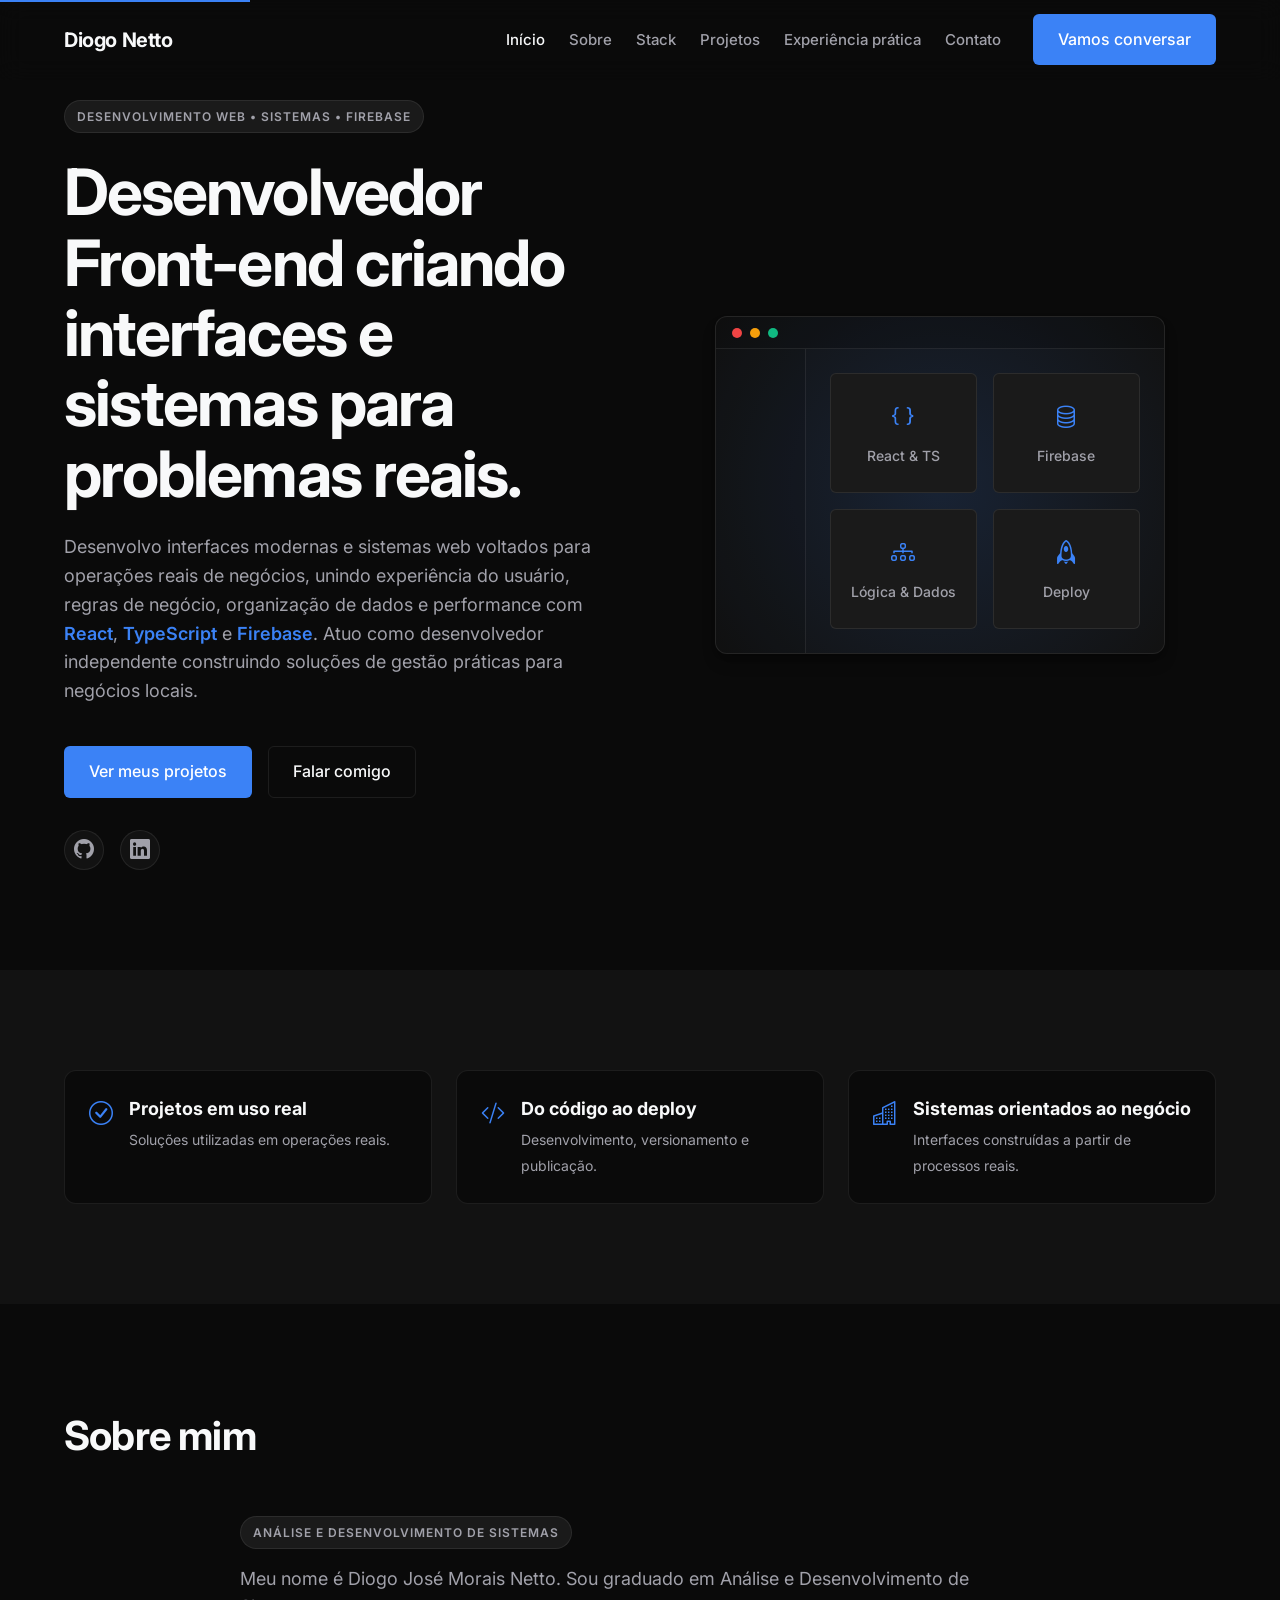
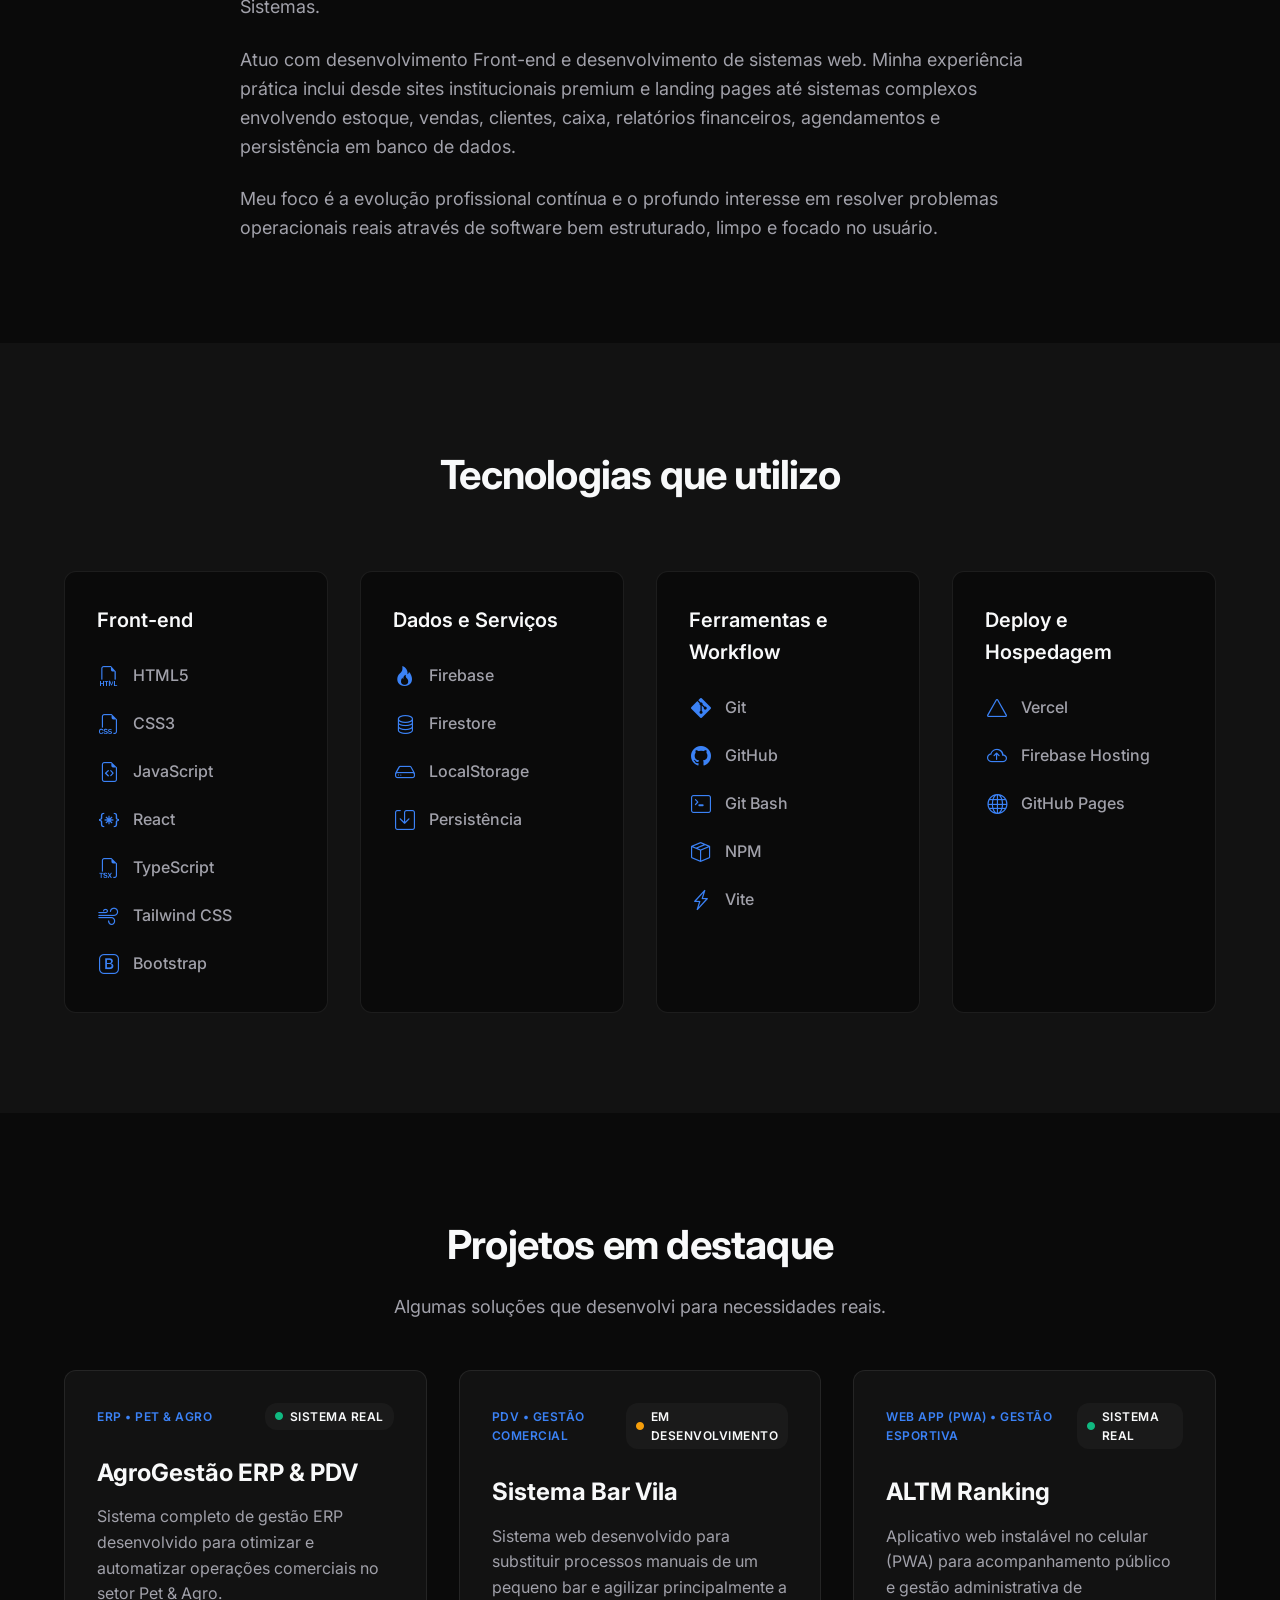
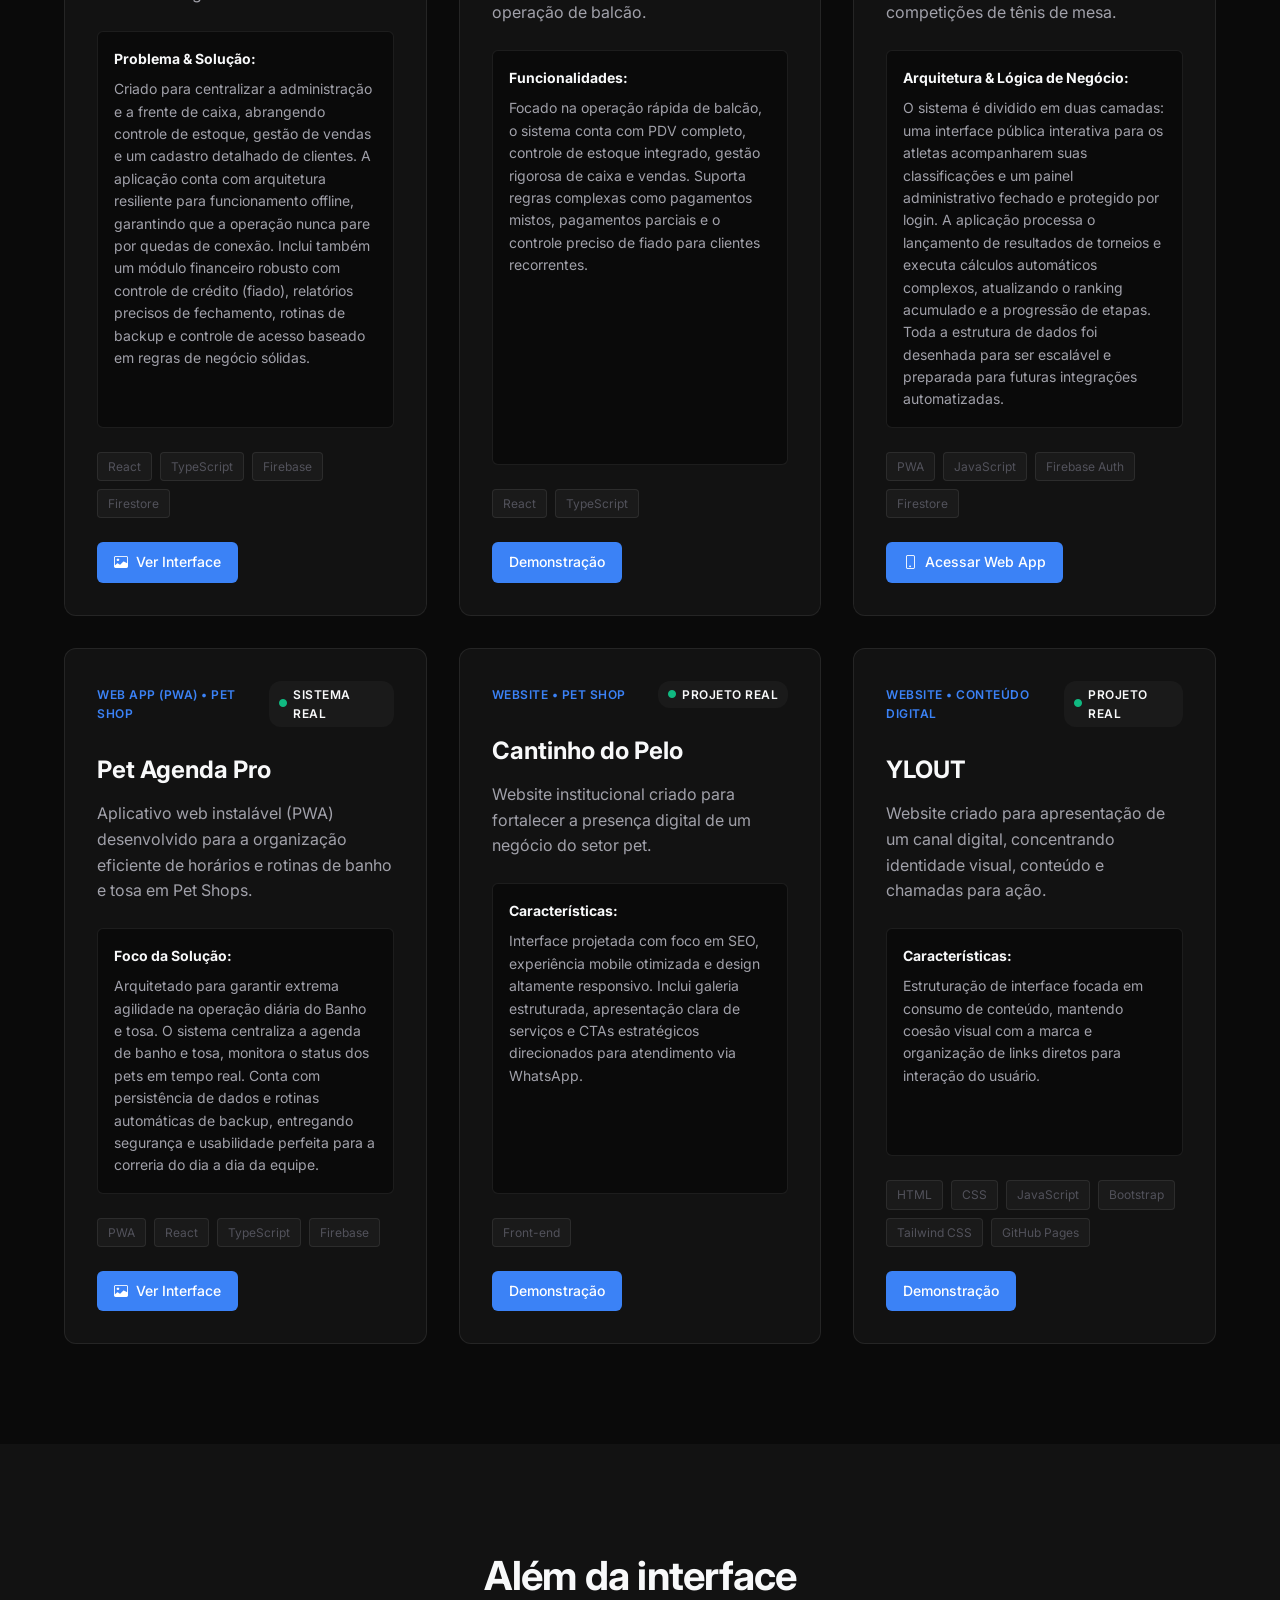
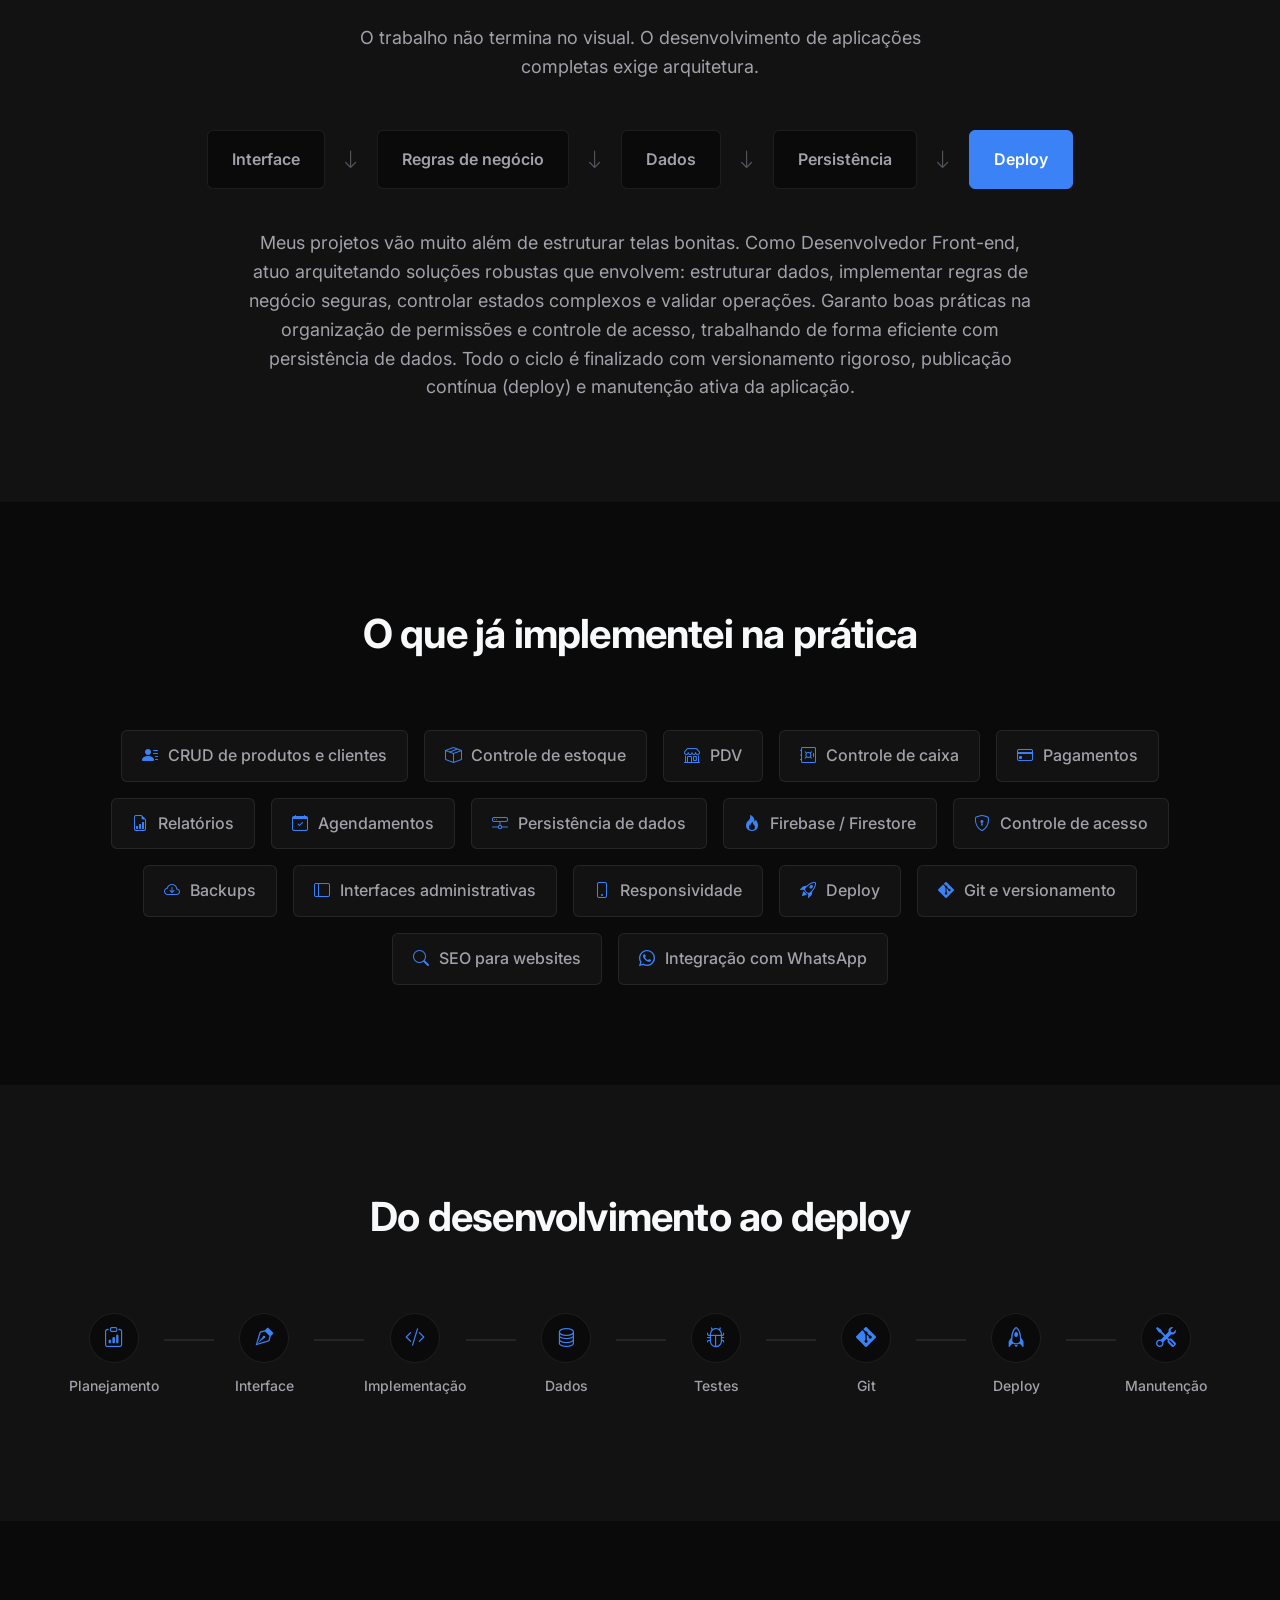
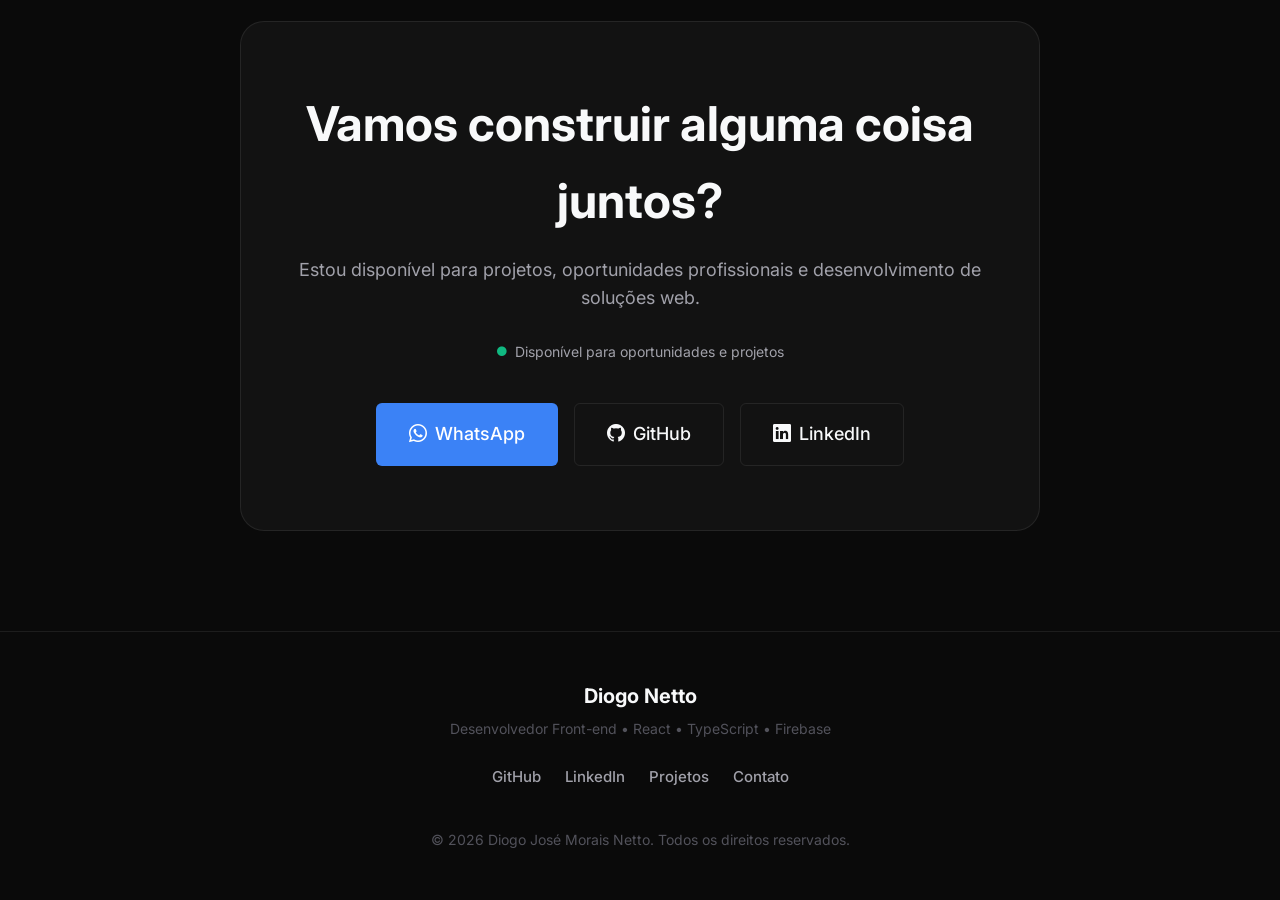
<file: index.html>
<!DOCTYPE html>
<html lang="pt-BR">
<head>
    <meta charset="UTF-8">
    <meta name="viewport" content="width=device-width, initial-scale=1.0">
    <title>Diogo Netto | Desenvolvedor Front-end • React, TypeScript e Firebase</title>
    <meta name="description" content="Portfólio de Diogo Netto, Desenvolvedor Front-end especializado na criação de interfaces modernas e sistemas web com React, TypeScript, JavaScript e Firebase.">
    <meta name="robots" content="index, follow">
    <meta name="theme-color" content="#0a0a0a">
    <link rel="canonical" href="https://diogo-netto.github.io/">

    <!-- Open Graph -->
    <meta property="og:title" content="Diogo Netto | Desenvolvedor Front-end">
    <meta property="og:description" content="Portfólio de Diogo Netto, Desenvolvedor Front-end especializado na criação de interfaces modernas e sistemas web com React, TypeScript, JavaScript e Firebase.">
    <meta property="og:type" content="website">
    <meta property="og:url" content="https://diogo-netto.github.io/">
    <!-- ADICIONAR URL DA IMAGEM DE PREVIEW -->
    <meta property="og:image" content="#">

    <!-- Twitter Card -->
    <meta name="twitter:card" content="summary_large_image">
    <meta name="twitter:title" content="Diogo Netto | Desenvolvedor Front-end">
    <meta name="twitter:description" content="Especializado na criação de interfaces modernas e sistemas web.">
    <!-- ADICIONAR URL DA IMAGEM DE PREVIEW -->
    <meta name="twitter:image" content="#">

    <!-- Favicon -->
    <link rel="icon" href="img/favicon-16x16.png" type="image/x-icon">

    <!-- Fonts & Icons -->
    <link rel="preconnect" href="https://fonts.googleapis.com">
    <link rel="preconnect" href="https://fonts.gstatic.com" crossorigin>
    <link href="https://fonts.googleapis.com/css2?family=Inter:wght@300;400;500;600;700&display=swap" rel="stylesheet">
    <link rel="stylesheet" href="https://cdn.jsdelivr.net/npm/bootstrap-icons@1.11.3/font/bootstrap-icons.min.css">
    
    <!-- CSS -->
    <link rel="stylesheet" href="style.css">

    <!-- Schema.org -->
    <script type="application/ld+json">
    {
      "@context": "https://schema.org",
      "@type": "Person",
      "name": "Diogo José Morais Netto",
      "jobTitle": "Desenvolvedor Front-end",
      "url": "https://diogo-netto.github.io/",
      "sameAs": [
        "https://github.com/Diogo-netto",
        "#" 
      ]
    }
    </script>
</head>
<body>
    <a href="#main-content" class="skip-link">Pular para o conteúdo principal</a>

    <header id="header" class="header">
        <div class="container header-container">
            <a href="#" class="logo">Diogo Netto</a>
            
            <button class="mobile-toggle" id="mobile-toggle" aria-label="Abrir menu" aria-expanded="false" aria-controls="main-nav">
                <i class="bi bi-list"></i>
            </button>

            <nav id="main-nav" class="main-nav" aria-label="Navegação principal">
                <ul class="nav-list">
                    <li><a href="#hero" class="nav-link">Início</a></li>
                    <li><a href="#sobre" class="nav-link">Sobre</a></li>
                    <li><a href="#stack" class="nav-link">Stack</a></li>
                    <li><a href="#projetos" class="nav-link">Projetos</a></li>
                    <li><a href="#experiencia" class="nav-link">Experiência prática</a></li>
                    <li><a href="#contato" class="nav-link">Contato</a></li>
                </ul>
                <a href="#contato" class="btn btn-primary nav-cta">Vamos conversar</a>
            </nav>
        </div>
    </header>

    <main id="main-content">
        <!-- Hero Section -->
        <section id="hero" class="hero section">
            <div class="container hero-container">
                <div class="hero-content animate-on-scroll">
                    <span class="tag">DESENVOLVIMENTO WEB • SISTEMAS • FIREBASE</span>
                    <h1 class="hero-title">Desenvolvedor Front-end criando interfaces e sistemas para problemas reais.</h1>
                    <p class="hero-subtitle">
                        Desenvolvo interfaces modernas e sistemas web voltados para operações reais de negócios, unindo experiência do usuário, regras de negócio, organização de dados e performance com <span class="highlight">React</span>, <span class="highlight">TypeScript</span> e <span class="highlight">Firebase</span>. Atuo como desenvolvedor independente construindo soluções de gestão práticas para negócios locais.
                    </p>
                    <div class="hero-actions">
                        <a href="#projetos" class="btn btn-primary">Ver meus projetos</a>
                        <a href="#contato" class="btn btn-outline">Falar comigo</a>
                    </div>
                    <div class="hero-social">
                        <a href="https://github.com/Diogo-netto" target="_blank" rel="noopener noreferrer" aria-label="GitHub"><i class="bi bi-github"></i></a>
                        <!-- ADICIONAR LINK DO LINKEDIN ABAIXO -->
                        <a href="#" target="_blank" rel="noopener noreferrer" aria-label="LinkedIn"><i class="bi bi-linkedin"></i></a>
                    </div>
                </div>
                <div class="hero-visual animate-on-scroll delay-1">
                    <div class="abstract-dashboard">
                        <div class="dash-header">
                            <span class="dot red"></span>
                            <span class="dot yellow"></span>
                            <span class="dot green"></span>
                        </div>
                        <div class="dash-body">
                            <div class="dash-sidebar"></div>
                            <div class="dash-content">
                                <div class="dash-card">
                                    <i class="bi bi-braces"></i>
                                    <span>React & TS</span>
                                </div>
                                <div class="dash-card">
                                    <i class="bi bi-database"></i>
                                    <span>Firebase</span>
                                </div>
                                <div class="dash-card">
                                    <i class="bi bi-diagram-3"></i>
                                    <span>Lógica & Dados</span>
                                </div>
                                <div class="dash-card">
                                    <i class="bi bi-rocket"></i>
                                    <span>Deploy</span>
                                </div>
                            </div>
                        </div>
                    </div>
                </div>
            </div>
        </section>

        <!-- Indicadores Section -->
        <section id="indicadores" class="indicadores section bg-surface">
            <div class="container indicadores-container animate-on-scroll">
                <div class="indicador-item">
                    <i class="bi bi-check-circle"></i>
                    <div class="indicador-text">
                        <strong>Projetos em uso real</strong>
                        <span>Soluções utilizadas em operações reais.</span>
                    </div>
                </div>
                <div class="indicador-item">
                    <i class="bi bi-code-slash"></i>
                    <div class="indicador-text">
                        <strong>Do código ao deploy</strong>
                        <span>Desenvolvimento, versionamento e publicação.</span>
                    </div>
                </div>
                <div class="indicador-item">
                    <i class="bi bi-buildings"></i>
                    <div class="indicador-text">
                        <strong>Sistemas orientados ao negócio</strong>
                        <span>Interfaces construídas a partir de processos reais.</span>
                    </div>
                </div>
            </div>
        </section>

        <!-- Sobre Mim Section -->
        <section id="sobre" class="sobre section">
            <div class="container animate-on-scroll">
                <div class="section-header">
                    <h2 class="section-title">Sobre mim</h2>
                </div>
                <div class="sobre-content">
                    <div class="sobre-text">
                        <span class="tag tag-sm">Análise e Desenvolvimento de Sistemas</span>
                        <p>Meu nome é Diogo José Morais Netto. Sou graduado em Análise e Desenvolvimento de Sistemas.</p>
                        <p>Atuo com desenvolvimento Front-end e desenvolvimento de sistemas web. Minha experiência prática inclui desde sites institucionais premium e landing pages até sistemas complexos envolvendo estoque, vendas, clientes, caixa, relatórios financeiros, agendamentos e persistência em banco de dados.</p>
                        <p>Meu foco é a evolução profissional contínua e o profundo interesse em resolver problemas operacionais reais através de software bem estruturado, limpo e focado no usuário.</p>
                    </div>
                </div>
            </div>
        </section>

        <!-- Tecnologias Section -->
        <section id="stack" class="stack section bg-surface">
            <div class="container animate-on-scroll">
                <div class="section-header center">
                    <h2 class="section-title">Tecnologias que utilizo</h2>
                </div>
                <div class="stack-grid">
                    <div class="stack-category">
                        <h3>Front-end</h3>
                        <ul class="tech-list">
                            <li><i class="bi bi-filetype-html"></i> HTML5</li>
                            <li><i class="bi bi-filetype-css"></i> CSS3</li>
                            <li><i class="bi bi-file-earmark-code"></i> JavaScript</li>
                            <li><i class="bi bi-braces-asterisk"></i> React</li>
                            <li><i class="bi bi-filetype-tsx"></i> TypeScript</li>
                            <li><i class="bi bi-wind"></i> Tailwind CSS</li>
                            <li><i class="bi bi-bootstrap"></i> Bootstrap</li>
                        </ul>
                    </div>
                    <div class="stack-category">
                        <h3>Dados e Serviços</h3>
                        <ul class="tech-list">
                            <li><i class="bi bi-fire"></i> Firebase</li>
                            <li><i class="bi bi-database"></i> Firestore</li>
                            <li><i class="bi bi-hdd"></i> LocalStorage</li>
                            <li><i class="bi bi-save"></i> Persistência</li>
                        </ul>
                    </div>
                    <div class="stack-category">
                        <h3>Ferramentas e Workflow</h3>
                        <ul class="tech-list">
                            <li><i class="bi bi-git"></i> Git</li>
                            <li><i class="bi bi-github"></i> GitHub</li>
                            <li><i class="bi bi-terminal"></i> Git Bash</li>
                            <li><i class="bi bi-box-seam"></i> NPM</li>
                            <li><i class="bi bi-lightning-charge"></i> Vite</li>
                        </ul>
                    </div>
                    <div class="stack-category">
                        <h3>Deploy e Hospedagem</h3>
                        <ul class="tech-list">
                            <li><i class="bi bi-triangle"></i> Vercel</li>
                            <li><i class="bi bi-cloud-arrow-up"></i> Firebase Hosting</li>
                            <li><i class="bi bi-globe"></i> GitHub Pages</li>
                        </ul>
                    </div>
                </div>
            </div>
        </section>

        <!-- Projetos Section -->
        <section id="projetos" class="projetos section">
            <div class="container">
                <div class="section-header center animate-on-scroll">
                    <h2 class="section-title">Projetos em destaque</h2>
                    <p class="section-subtitle">Algumas soluções que desenvolvi para necessidades reais.</p>
                </div>
                
                <div class="projetos-grid">
                    
                    <!-- Projeto 1 -->
                   <article class="projeto-card animate-on-scroll">
    <div class="projeto-header">
        <span class="projeto-categoria">ERP • Pet & Agro</span>
        <span class="projeto-status status-real"><i class="bi bi-circle-fill"></i> Sistema real</span>
    </div>
    <!-- NOVO TÍTULO PROFISSIONAL -->
    <h3 class="projeto-titulo">AgroGestão ERP & PDV</h3>
    <p class="projeto-descricao">Sistema completo de gestão ERP desenvolvido para otimizar e automatizar operações comerciais no setor Pet & Agro.</p>
    <div class="projeto-detalhes">
        <strong>Problema & Solução:</strong>
        <p>Criado para centralizar a administração e a frente de caixa, abrangendo controle de estoque, gestão de vendas e um cadastro detalhado de clientes. A aplicação conta com arquitetura resiliente para funcionamento offline, garantindo que a operação nunca pare por quedas de conexão. Inclui também um módulo financeiro robusto com controle de crédito (fiado), relatórios precisos de fechamento, rotinas de backup e controle de acesso baseado em regras de negócio sólidas.</p>
    </div>
    <div class="projeto-tech">
        <span class="tech-tag">React</span>
        <span class="tech-tag">TypeScript</span>
        <span class="tech-tag">Firebase</span>
        <span class="tech-tag">Firestore</span>
    </div>
    <div class="projeto-links">
        <!-- LINK APONTANDO PARA A NOVA PÁGINA DE PREVIEW -->
        <a href="demo-agro.html" class="btn btn-sm btn-primary"><i class="bi bi-image"></i> Ver Interface</a>
    </div>
</article>

                    <!-- Projeto 2 -->
                    <article class="projeto-card animate-on-scroll">
                        <div class="projeto-header">
                            <span class="projeto-categoria">PDV • Gestão Comercial</span>
                            <span class="projeto-status status-dev"><i class="bi bi-circle-fill"></i> Em desenvolvimento</span>
                        </div>
                        <h3 class="projeto-titulo">Sistema Bar Vila</h3>
                        <p class="projeto-descricao">Sistema web desenvolvido para substituir processos manuais de um pequeno bar e agilizar principalmente a operação de balcão.</p>
                        <div class="projeto-detalhes">
                            <strong>Funcionalidades:</strong>
                            <p>Focado na operação rápida de balcão, o sistema conta com PDV completo, controle de estoque integrado, gestão rigorosa de caixa e vendas. Suporta regras complexas como pagamentos mistos, pagamentos parciais e o controle preciso de fiado para clientes recorrentes.</p>
                        </div>
                        <div class="projeto-tech">
                            <span class="tech-tag">React</span>
                            <span class="tech-tag">TypeScript</span>
                        </div>
                        <div class="projeto-links">
                            <!-- ADICIONAR URL DO PROJETO -->
                            <a href="#" target="_blank" rel="noopener noreferrer" class="btn btn-sm btn-primary">Demonstração</a>
                           
                        </div>
                    </article>

                    <!-- Projeto 3 -->
                   <article class="projeto-card animate-on-scroll">
    <div class="projeto-header">
        <span class="projeto-categoria">Web App (PWA) • Gestão Esportiva</span>
        <span class="projeto-status status-real"><i class="bi bi-circle-fill"></i> Sistema Real</span>
    </div>
    <h3 class="projeto-titulo">ALTM Ranking</h3>
    <p class="projeto-descricao">Aplicativo web instalável no celular (PWA) para acompanhamento público e gestão administrativa de competições de tênis de mesa.</p>
    <div class="projeto-detalhes">
        <strong>Arquitetura & Lógica de Negócio:</strong>
        <p>O sistema é dividido em duas camadas: uma interface pública interativa para os atletas acompanharem suas classificações e um painel administrativo fechado e protegido por login. A aplicação processa o lançamento de resultados de torneios e executa cálculos automáticos complexos, atualizando o ranking acumulado e a progressão de etapas. Toda a estrutura de dados foi desenhada para ser escalável e preparada para futuras integrações automatizadas.</p>
    </div>
    <div class="projeto-tech">
        <span class="tech-tag">PWA</span>
        <span class="tech-tag">JavaScript</span>
        <span class="tech-tag">Firebase Auth</span>
        <span class="tech-tag">Firestore</span>
    </div>
    <div class="projeto-links">
        <a href="https://ranking-altm.web.app/" target="_blank" rel="noopener noreferrer" class="btn btn-sm btn-primary"><i class="bi bi-phone"></i> Acessar Web App</a>
    </div>
</article>

                    <article class="projeto-card animate-on-scroll">
    <div class="projeto-header">
        <span class="projeto-categoria">Web App (PWA) • Pet Shop</span>
        <span class="projeto-status status-real"><i class="bi bi-circle-fill"></i> Sistema real</span>
    </div>
    <h3 class="projeto-titulo">Pet Agenda Pro</h3>
    <p class="projeto-descricao">Aplicativo web instalável (PWA) desenvolvido para a organização eficiente de horários e rotinas de banho e tosa em Pet Shops.</p>
    <div class="projeto-detalhes">
        <strong>Foco da Solução:</strong>
        <p>Arquitetado para garantir extrema agilidade na operação diária do Banho e tosa. O sistema centraliza a agenda de banho e tosa, monitora o status dos pets em tempo real. Conta com persistência de dados e rotinas automáticas de backup, entregando segurança e usabilidade perfeita para a correria do dia a dia da equipe.</p>
    </div>
    <div class="projeto-tech">
        <span class="tech-tag">PWA</span>
        <span class="tech-tag">React</span>
        <span class="tech-tag">TypeScript</span>
        <span class="tech-tag">Firebase</span>
    </div>
    <div class="projeto-links">
        <a href="demo-agenda.html" class="btn btn-sm btn-primary"><i class="bi bi-image"></i> Ver Interface</a>
    </div>
</article>

                    <!-- Projeto 5 -->
                    <article class="projeto-card animate-on-scroll">
                        <div class="projeto-header">
                            <span class="projeto-categoria">Website • Pet Shop</span>
                            <span class="projeto-status status-real"><i class="bi bi-circle-fill"></i> Projeto real</span>
                        </div>
                        <h3 class="projeto-titulo">Cantinho do Pelo</h3>
                        <p class="projeto-descricao">Website institucional criado para fortalecer a presença digital de um negócio do setor pet.</p>
                        <div class="projeto-detalhes">
                            <strong>Características:</strong>
                            <p>Interface projetada com foco em SEO, experiência mobile otimizada e design altamente responsivo. Inclui galeria estruturada, apresentação clara de serviços e CTAs estratégicos direcionados para atendimento via WhatsApp.</p>
                        </div>
                        <div class="projeto-tech">
                            <span class="tech-tag">Front-end</span>
                        </div>
                        <div class="projeto-links">
                            <a href="https://banho-e-tosa.vercel.app/" target="_blank" rel="noopener noreferrer" class="btn btn-sm btn-primary">Demonstração</a>
                            <!-- ADICIONAR URL DO REPOSITORIO SE APLICAVEL -->
                        </div>
                    </article>

                    <!-- Projeto 6 -->
                    <article class="projeto-card animate-on-scroll">
                        <div class="projeto-header">
                            <span class="projeto-categoria">Website • Conteúdo digital</span>
                            <span class="projeto-status status-real"><i class="bi bi-circle-fill"></i> Projeto real</span>
                        </div>
                        <h3 class="projeto-titulo">YLOUT</h3>
                        <p class="projeto-descricao">Website criado para apresentação de um canal digital, concentrando identidade visual, conteúdo e chamadas para ação.</p>
                        <div class="projeto-detalhes">
                            <strong>Características:</strong>
                            <p>Estruturação de interface focada em consumo de conteúdo, mantendo coesão visual com a marca e organização de links diretos para interação do usuário.</p>
                        </div>
                        <div class="projeto-tech">
                            <span class="tech-tag">HTML</span>
                            <span class="tech-tag">CSS</span>
                            <span class="tech-tag">JavaScript</span>
                            <span class="tech-tag">Bootstrap</span>
                            <span class="tech-tag">Tailwind CSS</span>
                            <span class="tech-tag">GitHub Pages</span>
                        </div>
                        <div class="projeto-links">
                            <a href="https://diogo-netto.github.io/WebSite-YLOUT/" target="_blank" rel="noopener noreferrer" class="btn btn-sm btn-primary">Demonstração</a>
                            <!-- ADICIONAR URL DO REPOSITORIO SE APLICAVEL -->
                        </div>
                    </article>

                </div>
            </div>
        </section>

        <!-- Além da Interface Section -->
        <section id="alem-da-interface" class="alem-interface section bg-surface">
            <div class="container animate-on-scroll">
                <div class="section-header center">
                    <h2 class="section-title">Além da interface</h2>
                    <p class="section-subtitle">O trabalho não termina no visual. O desenvolvimento de aplicações completas exige arquitetura.</p>
                </div>
                
                <div class="flow-diagram">
                    <div class="flow-node">Interface</div>
                    <i class="bi bi-arrow-down flow-arrow"></i>
                    <div class="flow-node">Regras de negócio</div>
                    <i class="bi bi-arrow-down flow-arrow"></i>
                    <div class="flow-node">Dados</div>
                    <i class="bi bi-arrow-down flow-arrow"></i>
                    <div class="flow-node">Persistência</div>
                    <i class="bi bi-arrow-down flow-arrow"></i>
                    <div class="flow-node highlight">Deploy</div>
                </div>

                <div class="flow-description">
                    <p>Meus projetos vão muito além de estruturar telas bonitas. Como Desenvolvedor Front-end, atuo arquitetando soluções robustas que envolvem: estruturar dados, implementar regras de negócio seguras, controlar estados complexos e validar operações. Garanto boas práticas na organização de permissões e controle de acesso, trabalhando de forma eficiente com persistência de dados. Todo o ciclo é finalizado com versionamento rigoroso, publicação contínua (deploy) e manutenção ativa da aplicação.</p>
                </div>
            </div>
        </section>

        <!-- Experiência Prática Section -->
        <section id="experiencia" class="experiencia section">
            <div class="container animate-on-scroll">
                <div class="section-header center">
                    <h2 class="section-title">O que já implementei na prática</h2>
                </div>
                
                <div class="badges-grid">
                    <div class="badge-card"><i class="bi bi-person-lines-fill"></i> CRUD de produtos e clientes</div>
                    <div class="badge-card"><i class="bi bi-box-seam"></i> Controle de estoque</div>
                    <div class="badge-card"><i class="bi bi-shop"></i> PDV</div>
                    <div class="badge-card"><i class="bi bi-safe"></i> Controle de caixa</div>
                    <div class="badge-card"><i class="bi bi-credit-card"></i> Pagamentos</div>
                    <div class="badge-card"><i class="bi bi-file-earmark-bar-graph"></i> Relatórios</div>
                    <div class="badge-card"><i class="bi bi-calendar-check"></i> Agendamentos</div>
                    <div class="badge-card"><i class="bi bi-hdd-network"></i> Persistência de dados</div>
                    <div class="badge-card"><i class="bi bi-fire"></i> Firebase / Firestore</div>
                    <div class="badge-card"><i class="bi bi-shield-lock"></i> Controle de acesso</div>
                    <div class="badge-card"><i class="bi bi-cloud-arrow-down"></i> Backups</div>
                    <div class="badge-card"><i class="bi bi-layout-sidebar"></i> Interfaces administrativas</div>
                    <div class="badge-card"><i class="bi bi-phone"></i> Responsividade</div>
                    <div class="badge-card"><i class="bi bi-rocket-takeoff"></i> Deploy</div>
                    <div class="badge-card"><i class="bi bi-git"></i> Git e versionamento</div>
                    <div class="badge-card"><i class="bi bi-search"></i> SEO para websites</div>
                    <div class="badge-card"><i class="bi bi-whatsapp"></i> Integração com WhatsApp</div>
                </div>
            </div>
        </section>

        <!-- Workflow Section -->
        <section id="workflow" class="workflow section bg-surface">
            <div class="container animate-on-scroll">
                <div class="section-header center">
                    <h2 class="section-title">Do desenvolvimento ao deploy</h2>
                </div>
                
                <div class="timeline">
                    <div class="timeline-step">
                        <div class="step-icon"><i class="bi bi-clipboard-data"></i></div>
                        <span>Planejamento</span>
                    </div>
                    <div class="timeline-line"></div>
                    <div class="timeline-step">
                        <div class="step-icon"><i class="bi bi-vector-pen"></i></div>
                        <span>Interface</span>
                    </div>
                    <div class="timeline-line"></div>
                    <div class="timeline-step">
                        <div class="step-icon"><i class="bi bi-code-slash"></i></div>
                        <span>Implementação</span>
                    </div>
                    <div class="timeline-line"></div>
                    <div class="timeline-step">
                        <div class="step-icon"><i class="bi bi-database"></i></div>
                        <span>Dados</span>
                    </div>
                    <div class="timeline-line"></div>
                    <div class="timeline-step">
                        <div class="step-icon"><i class="bi bi-bug"></i></div>
                        <span>Testes</span>
                    </div>
                    <div class="timeline-line"></div>
                    <div class="timeline-step">
                        <div class="step-icon"><i class="bi bi-git"></i></div>
                        <span>Git</span>
                    </div>
                    <div class="timeline-line"></div>
                    <div class="timeline-step">
                        <div class="step-icon"><i class="bi bi-rocket"></i></div>
                        <span>Deploy</span>
                    </div>
                    <div class="timeline-line"></div>
                    <div class="timeline-step">
                        <div class="step-icon"><i class="bi bi-tools"></i></div>
                        <span>Manutenção</span>
                    </div>
                </div>
            </div>
        </section>

        <!-- Contato Section -->
        <section id="contato" class="contato section">
            <div class="container animate-on-scroll">
                <div class="contato-box">
                    <h2 class="contato-title">Vamos construir alguma coisa juntos?</h2>
                    <p class="contato-text">Estou disponível para projetos, oportunidades profissionais e desenvolvimento de soluções web.</p>
                    <span class="status-disponivel"><i class="bi bi-circle-fill"></i> Disponível para oportunidades e projetos</span>
                    
                    <div class="contato-actions">
                        <a href="https://wa.me/5532998237962" target="_blank" rel="noopener noreferrer" class="btn btn-primary btn-lg">
                            <i class="bi bi-whatsapp"></i> WhatsApp
                        </a>
                        <a href="https://github.com/Diogo-netto" target="_blank" rel="noopener noreferrer" class="btn btn-outline btn-lg">
                            <i class="bi bi-github"></i> GitHub
                        </a>
                        <!-- ADICIONAR O LINK DO SEU LINKEDIN ABAIXO NO ATRIBUTO HREF -->
                        <a href="#" target="_blank" rel="noopener noreferrer" class="btn btn-outline btn-lg">
                            <i class="bi bi-linkedin"></i> LinkedIn
                        </a>
                    </div>
                </div>
            </div>
        </section>
    </main>

    <footer class="footer">
        <div class="container footer-container">
            <div class="footer-info">
                <strong>Diogo Netto</strong>
                <span>Desenvolvedor Front-end • React • TypeScript • Firebase</span>
            </div>
            <div class="footer-links">
                <a href="https://github.com/Diogo-netto" target="_blank" rel="noopener noreferrer">GitHub</a>
                <!-- ADICIONAR O LINK DO SEU LINKEDIN ABAIXO -->
                <a href="#" target="_blank" rel="noopener noreferrer">LinkedIn</a>
                <a href="#projetos">Projetos</a>
                <a href="#contato">Contato</a>
            </div>
            <div class="footer-copy">
                &copy; <span id="current-year">2026</span> Diogo José Morais Netto. Todos os direitos reservados.
            </div>
        </div>
    </footer>

    <a href="#header" class="back-to-top" id="back-to-top" aria-label="Voltar ao topo">
        <i class="bi bi-arrow-up"></i>
    </a>

    <!-- Script -->
    <script src="script.js"></script>
</body>
</html>
</file>
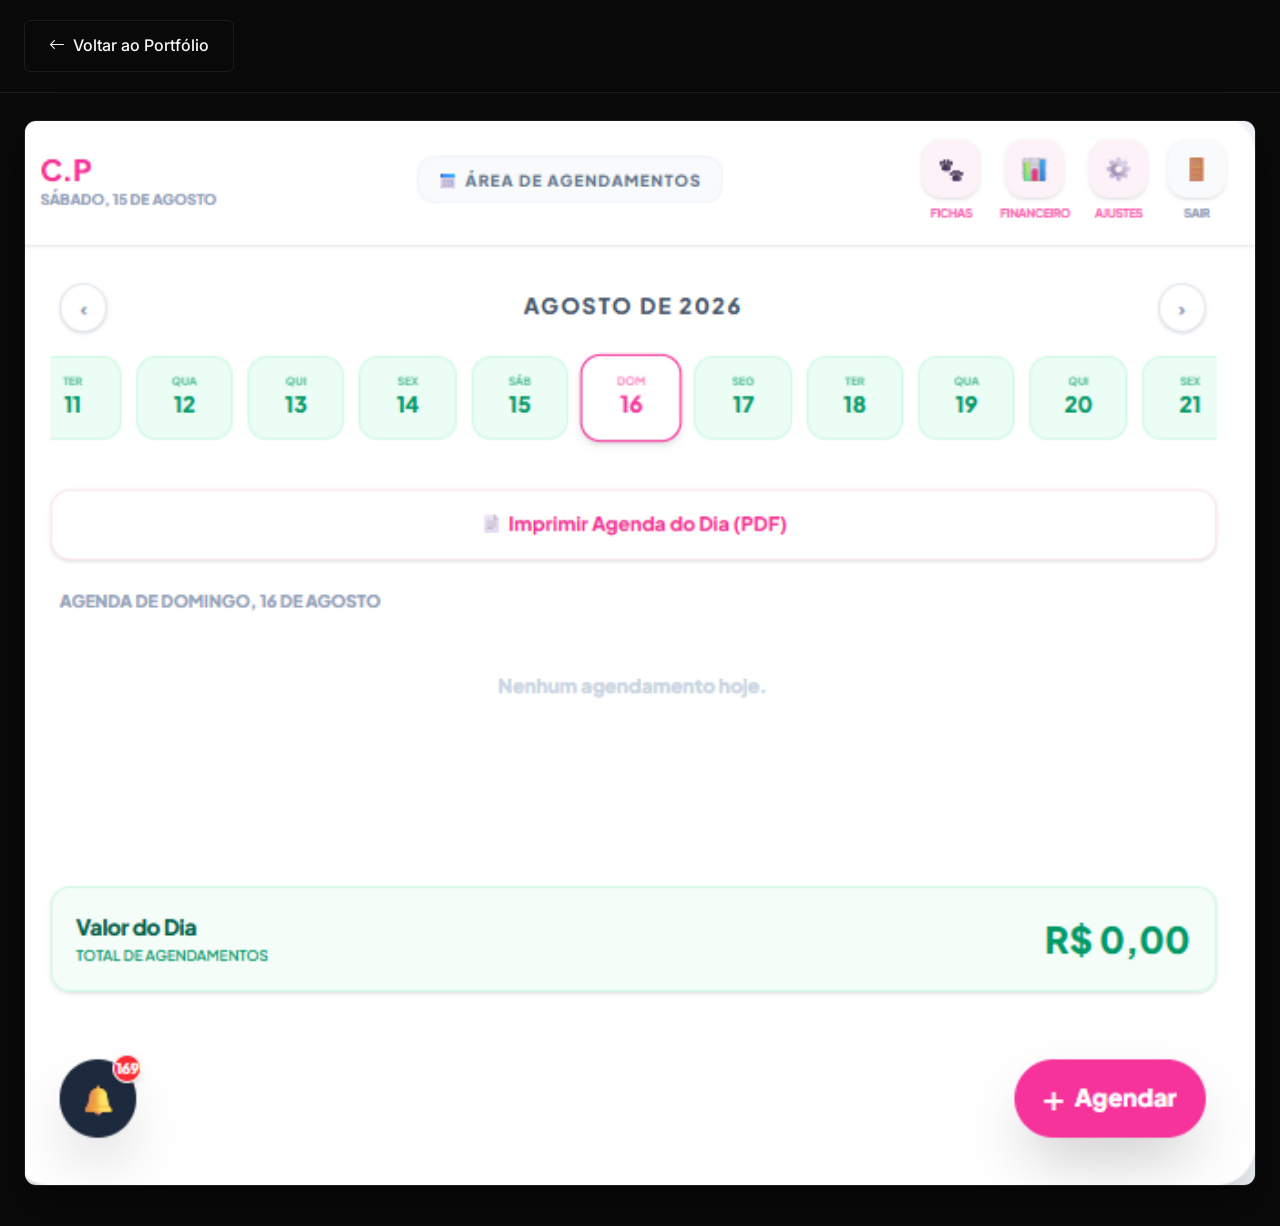
<file: demo-agenda.html>
<!DOCTYPE html>
<html lang="pt-br">
<head>
    <meta charset="UTF-8">
    <meta name="viewport" content="width=device-width, initial-scale=1.0">
    <title>Preview - Pet Agenda Pro | Diogo Netto</title>
    <link rel="icon" href="img/favicon-16x16.png" type="image/x-icon">
    <link rel="stylesheet" href="https://cdn.jsdelivr.net/npm/bootstrap-icons@1.11.3/font/bootstrap-icons.min.css">
    <link href="https://fonts.googleapis.com/css2?family=Inter:wght@400;500;600&display=swap" rel="stylesheet">
    <link rel="stylesheet" href="style.css">
    
    <!-- CSS Adicional específico para a tela de preview -->
    <style>
        body {
            display: flex;
            flex-direction: column;
            min-height: 100vh;
            background-color: var(--bg-main);
            padding-top: 80px; /* Espaço do header */
        }
        .back-header {
            position: fixed;
            top: 0; left: 0; width: 100%;
            padding: 20px 24px;
            background: rgba(10, 10, 10, 0.85);
            backdrop-filter: blur(12px);
            -webkit-backdrop-filter: blur(12px);
            border-bottom: 1px solid var(--border-color);
            z-index: 100;
            display: flex;
            justify-content: flex-start;
        }
        .preview-container {
            flex: 1;
            display: flex;
            justify-content: center;
            align-items: center;
            padding: 40px 24px;
            max-width: 1400px;
            margin: 0 auto;
            width: 100%;
        }
        .preview-image {
            width: 100%;
            height: auto;
            border-radius: 12px;
            border: 1px solid var(--border-color);
            box-shadow: 0 20px 40px rgba(0,0,0,0.4);
        }
    </style>
</head>
<body>
    
    <!-- Cabeçalho com botão voltar -->
    <div class="back-header">
        <a href="index.html#projetos" class="btn btn-outline"><i class="bi bi-arrow-left"></i> Voltar ao Portfólio</a>
    </div>

    <!-- Container da Imagem -->
    <div class="preview-container">
        <!-- Coloque o nome correto da foto da sua agenda aqui embaixo -->
        <img src="img/Captura de tela 2026-08-15 151705.png" alt="Interface do Sistema Pet Agenda Pro" class="preview-image">
    </div>

</body>
</html>
</file>
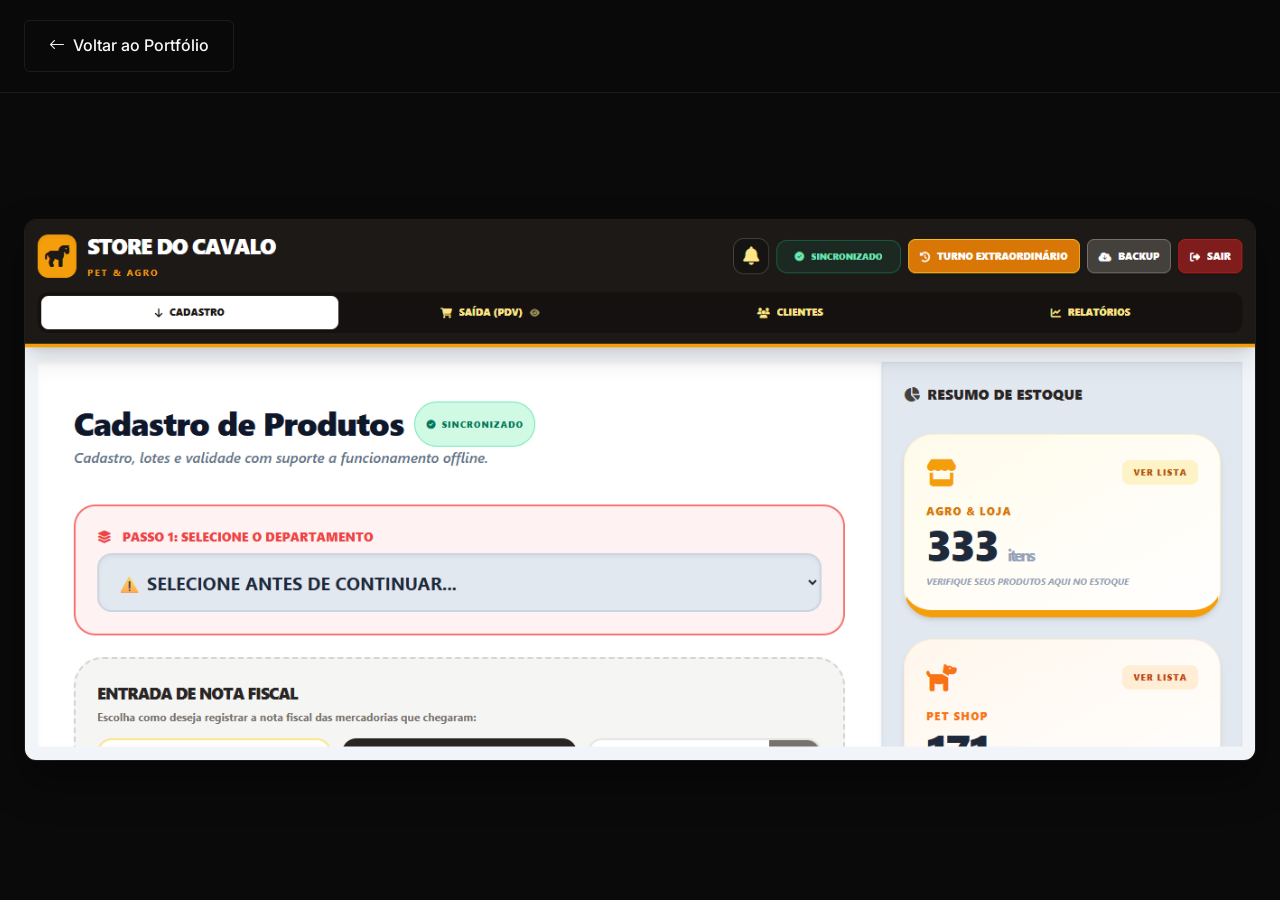
<file: demo-agro.html>
<!DOCTYPE html>
<html lang="pt-br">
<head>
    <meta charset="UTF-8">
    <meta name="viewport" content="width=device-width, initial-scale=1.0">
    <title>Preview da Interface | Diogo Netto</title>
    <link rel="icon" href="img/favicon-16x16.png" type="image/x-icon">
    <link rel="stylesheet" href="https://cdn.jsdelivr.net/npm/bootstrap-icons@1.11.3/font/bootstrap-icons.min.css">
    <link href="https://fonts.googleapis.com/css2?family=Inter:wght@400;500;600&display=swap" rel="stylesheet">
    <link rel="stylesheet" href="style.css">
    
    <!-- CSS Adicional específico para a tela de preview -->
    <style>
        body {
            display: flex;
            flex-direction: column;
            min-height: 100vh;
            background-color: var(--bg-main);
            padding-top: 80px; /* Espaço do header */
        }
        .back-header {
            position: fixed;
            top: 0; left: 0; width: 100%;
            padding: 20px 24px;
            background: rgba(10, 10, 10, 0.85);
            backdrop-filter: blur(12px);
            -webkit-backdrop-filter: blur(12px);
            border-bottom: 1px solid var(--border-color);
            z-index: 100;
            display: flex;
            justify-content: flex-start;
        }
        .preview-container {
            flex: 1;
            display: flex;
            justify-content: center;
            align-items: center;
            padding: 40px 24px;
            max-width: 1400px;
            margin: 0 auto;
            width: 100%;
        }
        .preview-image {
            width: 100%;
            height: auto;
            border-radius: 12px;
            border: 1px solid var(--border-color);
            box-shadow: 0 20px 40px rgba(0,0,0,0.4);
        }
    </style>
</head>
<body>
    
    <!-- Cabeçalho com botão voltar -->
    <div class="back-header">
        <a href="index.html#projetos" class="btn btn-outline"><i class="bi bi-arrow-left"></i> Voltar ao Portfólio</a>
    </div>

    <!-- Container da Imagem -->
    <div class="preview-container">
        <!-- Verifique se a foto está salva na pasta img com este nome -->
        <img src="img/Captura de tela 2026-08-15 142646.png" alt="Interface do Sistema AgroGestão" class="preview-image">
    </div>

</body>
</html>
</file>
<file: style.css>
/* ==========================================================================
   CSS Variables & Tokens
   ========================================================================== */
:root {
    /* Cores de Fundo (Backgrounds) */
    --bg-main: #0a0a0a;
    --bg-surface: #121212;
    --bg-surface-elevated: #1a1a1a;
    
    /* Cores de Texto */
    --text-primary: #f8f9fa;
    --text-secondary: #a1a1aa;
    --text-muted: #52525b;
    
    /* Cores de Destaque (Accent) */
    --accent-color: #3b82f6;
    --accent-hover: #2563eb;
    --accent-glow: rgba(59, 130, 246, 0.15);
    
    /* Utilitários */
    --border-color: rgba(255, 255, 255, 0.08);
    --border-hover: rgba(255, 255, 255, 0.15);
    --shadow-sm: 0 4px 6px -1px rgba(0, 0, 0, 0.1), 0 2px 4px -1px rgba(0, 0, 0, 0.06);
    --shadow-md: 0 10px 15px -3px rgba(0, 0, 0, 0.3), 0 4px 6px -2px rgba(0, 0, 0, 0.15);
    
    /* Dimensões */
    --container-width: 1200px;
    --radius-sm: 6px;
    --radius-md: 12px;
    --radius-lg: 24px;
    
    /* Transições */
    --transition-fast: 0.2s ease;
    --transition-normal: 0.3s ease;
}

/* ==========================================================================
   Reset & Global Styles
   ========================================================================== */
* {
    margin: 0;
    padding: 0;
    box-sizing: border-box;
}

html {
    scroll-behavior: smooth;
    font-size: 16px;
}

body {
    font-family: 'Inter', system-ui, -apple-system, sans-serif;
    background-color: var(--bg-main);
    color: var(--text-primary);
    line-height: 1.6;
    overflow-x: hidden;
    -webkit-font-smoothing: antialiased;
}

a {
    color: inherit;
    text-decoration: none;
    transition: color var(--transition-fast);
}

ul {
    list-style: none;
}

img {
    max-width: 100%;
    height: auto;
    display: block;
}

/* Acessibilidade - Link para pular conteúdo */
.skip-link {
    position: absolute;
    top: -40px;
    left: 0;
    background: var(--accent-color);
    color: white;
    padding: 8px;
    z-index: 9999;
    transition: top var(--transition-fast);
}
.skip-link:focus {
    top: 0;
}

/* Foco visível global */
*:focus-visible {
    outline: 2px solid var(--accent-color);
    outline-offset: 2px;
}

/* ==========================================================================
   Utilitários
   ========================================================================== */
.container {
    width: 100%;
    max-width: var(--container-width);
    margin: 0 auto;
    padding: 0 24px;
}

.section {
    padding: 100px 0;
}

.bg-surface {
    background-color: var(--bg-surface);
}

/* Botões */
.btn {
    display: inline-flex;
    align-items: center;
    justify-content: center;
    gap: 8px;
    padding: 12px 24px;
    border-radius: var(--radius-sm);
    font-weight: 500;
    font-size: 1rem;
    cursor: pointer;
    transition: all var(--transition-fast);
    border: 1px solid transparent;
}

.btn-sm {
    padding: 8px 16px;
    font-size: 0.875rem;
}

.btn-lg {
    padding: 16px 32px;
    font-size: 1.125rem;
}

.btn-primary {
    background-color: var(--accent-color);
    color: #fff;
}

.btn-primary:hover {
    background-color: var(--accent-hover);
    box-shadow: 0 0 15px var(--accent-glow);
}

.btn-outline {
    background-color: transparent;
    color: var(--text-primary);
    border-color: var(--border-color);
}

.btn-outline:hover {
    border-color: var(--text-secondary);
    background-color: rgba(255, 255, 255, 0.05);
}

.highlight {
    color: var(--accent-color);
    font-weight: 600;
}

.tag {
    display: inline-block;
    padding: 6px 12px;
    background-color: var(--bg-surface-elevated);
    border: 1px solid var(--border-color);
    border-radius: 20px;
    font-size: 0.75rem;
    font-weight: 600;
    letter-spacing: 1px;
    text-transform: uppercase;
    color: var(--text-secondary);
    margin-bottom: 24px;
}

.tag-sm {
    margin-bottom: 16px;
}

.section-header {
    margin-bottom: 48px;
}

.section-header.center {
    text-align: center;
    display: flex;
    flex-direction: column;
    align-items: center;
}

.section-title {
    font-size: clamp(2rem, 4vw, 2.5rem);
    font-weight: 700;
    letter-spacing: -0.02em;
    margin-bottom: 16px;
}

.section-subtitle {
    color: var(--text-secondary);
    font-size: 1.125rem;
    max-width: 600px;
}

/* ==========================================================================
   Header & Navegação
   ========================================================================== */
.header {
    position: fixed;
    top: 0;
    left: 0;
    width: 100%;
    height: 80px;
    background-color: rgba(10, 10, 10, 0.8);
    backdrop-filter: blur(12px);
    -webkit-backdrop-filter: blur(12px);
    border-bottom: 1px solid transparent;
    z-index: 1000;
    transition: all var(--transition-normal);
}

.header.scrolled {
    height: 70px;
    border-bottom-color: var(--border-color);
    box-shadow: var(--shadow-sm);
}

.header-container {
    display: flex;
    justify-content: space-between;
    align-items: center;
    height: 100%;
}

.logo {
    font-size: 1.25rem;
    font-weight: 700;
    letter-spacing: -0.02em;
    color: var(--text-primary);
}

.main-nav {
    display: flex;
    align-items: center;
    gap: 32px;
}

.nav-list {
    display: flex;
    gap: 24px;
}

.nav-link {
    font-size: 0.9375rem;
    color: var(--text-secondary);
    font-weight: 500;
}

.nav-link:hover, .nav-link.active {
    color: var(--text-primary);
}

.mobile-toggle {
    display: none;
    background: transparent;
    border: none;
    color: var(--text-primary);
    font-size: 1.5rem;
    cursor: pointer;
}

/* ==========================================================================
   Hero Section
   ========================================================================== */
.hero {
    min-height: 100vh;
    display: flex;
    align-items: center;
    padding-top: 100px; /* Offset for header */
}

.hero-container {
    display: grid;
    grid-template-columns: 1fr 1fr;
    gap: 48px;
    align-items: center;
}

.hero-content {
    max-width: 600px;
}

.hero-title {
    font-size: clamp(2.5rem, 5vw, 4rem);
    font-weight: 700;
    line-height: 1.1;
    letter-spacing: -0.03em;
    margin-bottom: 24px;
}

.hero-subtitle {
    font-size: 1.125rem;
    color: var(--text-secondary);
    margin-bottom: 40px;
}

.hero-actions {
    display: flex;
    gap: 16px;
    margin-bottom: 32px;
}

.hero-social {
    display: flex;
    gap: 16px;
}

.hero-social a {
    display: flex;
    align-items: center;
    justify-content: center;
    width: 40px;
    height: 40px;
    border-radius: 50%;
    background-color: var(--bg-surface);
    border: 1px solid var(--border-color);
    color: var(--text-secondary);
    font-size: 1.25rem;
    transition: all var(--transition-fast);
}

.hero-social a:hover {
    color: var(--text-primary);
    border-color: var(--text-secondary);
    background-color: var(--bg-surface-elevated);
}

/* Abstract Visual */
.hero-visual {
    position: relative;
    width: 100%;
    aspect-ratio: 1 / 1;
    display: flex;
    justify-content: center;
    align-items: center;
}

.abstract-dashboard {
    width: 100%;
    max-width: 450px;
    aspect-ratio: 4 / 3;
    background-color: var(--bg-surface);
    border: 1px solid var(--border-color);
    border-radius: var(--radius-md);
    box-shadow: var(--shadow-md);
    display: flex;
    flex-direction: column;
    overflow: hidden;
    position: relative;
}

.abstract-dashboard::before {
    content: '';
    position: absolute;
    top: -50%;
    left: -50%;
    width: 200%;
    height: 200%;
    background: radial-gradient(circle, var(--accent-glow) 0%, transparent 50%);
    z-index: 0;
    pointer-events: none;
}

.dash-header {
    height: 32px;
    border-bottom: 1px solid var(--border-color);
    display: flex;
    align-items: center;
    padding: 0 16px;
    gap: 8px;
    background-color: rgba(0,0,0,0.2);
    z-index: 1;
}

.dot {
    width: 10px;
    height: 10px;
    border-radius: 50%;
}

.dot.red { background-color: #ef4444; }
.dot.yellow { background-color: #f59e0b; }
.dot.green { background-color: #10b981; }

.dash-body {
    display: flex;
    flex: 1;
    z-index: 1;
}

.dash-sidebar {
    width: 20%;
    border-right: 1px solid var(--border-color);
    background-color: rgba(0,0,0,0.1);
}

.dash-content {
    flex: 1;
    padding: 24px;
    display: grid;
    grid-template-columns: 1fr 1fr;
    gap: 16px;
}

.dash-card {
    background-color: var(--bg-surface-elevated);
    border: 1px solid var(--border-color);
    border-radius: var(--radius-sm);
    display: flex;
    flex-direction: column;
    align-items: center;
    justify-content: center;
    gap: 8px;
    color: var(--text-secondary);
    font-size: 0.875rem;
    font-weight: 500;
    transition: transform var(--transition-normal);
}

.dash-card:hover {
    transform: translateY(-2px);
    color: var(--text-primary);
    border-color: var(--accent-color);
}

.dash-card i {
    font-size: 1.5rem;
    color: var(--accent-color);
}

/* ==========================================================================
   Indicadores Section
   ========================================================================== */
.indicadores-container {
    display: grid;
    grid-template-columns: repeat(3, 1fr);
    gap: 24px;
}

.indicador-item {
    display: flex;
    align-items: flex-start;
    gap: 16px;
    padding: 24px;
    background-color: var(--bg-main);
    border: 1px solid var(--border-color);
    border-radius: var(--radius-md);
}

.indicador-item i {
    font-size: 1.5rem;
    color: var(--accent-color);
}

.indicador-text strong {
    display: block;
    font-size: 1.125rem;
    margin-bottom: 4px;
    color: var(--text-primary);
}

.indicador-text span {
    font-size: 0.875rem;
    color: var(--text-secondary);
}

/* ==========================================================================
   Sobre Section
   ========================================================================== */
.sobre-content {
    max-width: 800px;
    margin: 0 auto;
}

.sobre-text p {
    font-size: 1.125rem;
    color: var(--text-secondary);
    margin-bottom: 24px;
}

.sobre-text p:last-child {
    margin-bottom: 0;
}

/* ==========================================================================
   Stack Section
   ========================================================================== */
.stack-grid {
    display: grid;
    grid-template-columns: repeat(auto-fit, minmax(250px, 1fr));
    gap: 32px;
}

.stack-category {
    background-color: var(--bg-main);
    padding: 32px;
    border: 1px solid var(--border-color);
    border-radius: var(--radius-md);
}

.stack-category h3 {
    font-size: 1.25rem;
    margin-bottom: 24px;
    color: var(--text-primary);
    font-weight: 600;
}

.tech-list {
    display: flex;
    flex-direction: column;
    gap: 16px;
}

.tech-list li {
    display: flex;
    align-items: center;
    gap: 12px;
    color: var(--text-secondary);
    font-size: 1rem;
    font-weight: 500;
}

.tech-list i {
    font-size: 1.25rem;
    color: var(--accent-color);
    width: 24px;
    text-align: center;
}

/* ==========================================================================
   Projetos Section
   ========================================================================== */
.projetos-grid {
    display: grid;
    grid-template-columns: repeat(auto-fill, minmax(350px, 1fr));
    gap: 32px;
}

.projeto-card {
    background-color: var(--bg-surface);
    border: 1px solid var(--border-color);
    border-radius: var(--radius-md);
    padding: 32px;
    display: flex;
    flex-direction: column;
    transition: transform var(--transition-fast), border-color var(--transition-fast);
}

.projeto-card:hover {
    transform: translateY(-4px);
    border-color: var(--text-secondary);
}

.projeto-header {
    display: flex;
    justify-content: space-between;
    align-items: center;
    margin-bottom: 24px;
    font-size: 0.75rem;
    font-weight: 600;
    text-transform: uppercase;
    letter-spacing: 0.5px;
}

.projeto-categoria {
    color: var(--accent-color);
}

.projeto-status {
    display: flex;
    align-items: center;
    gap: 6px;
    padding: 4px 10px;
    border-radius: 12px;
    background-color: var(--bg-surface-elevated);
}

.projeto-status i {
    font-size: 0.5rem;
}

.status-real i { color: #10b981; }
.status-dev i { color: #f59e0b; }

.projeto-titulo {
    font-size: 1.5rem;
    margin-bottom: 12px;
}

.projeto-descricao {
    color: var(--text-secondary);
    margin-bottom: 24px;
    font-size: 1rem;
}

.projeto-detalhes {
    background-color: var(--bg-main);
    padding: 16px;
    border-radius: var(--radius-sm);
    border: 1px solid var(--border-color);
    margin-bottom: 24px;
    flex-grow: 1;
}

.projeto-detalhes strong {
    display: block;
    margin-bottom: 8px;
    font-size: 0.875rem;
    color: var(--text-primary);
}

.projeto-detalhes p {
    font-size: 0.875rem;
    color: var(--text-secondary);
}

.projeto-tech {
    display: flex;
    flex-wrap: wrap;
    gap: 8px;
    margin-bottom: 24px;
}

.tech-tag {
    font-size: 0.75rem;
    padding: 4px 10px;
    background-color: var(--bg-surface-elevated);
    border: 1px solid var(--border-color);
    border-radius: 4px;
    color: var(--text-muted);
}

.projeto-links {
    display: flex;
    gap: 12px;
    margin-top: auto;
}

/* ==========================================================================
   Além da Interface & Workflow (Fluxos)
   ========================================================================== */
.flow-diagram {
    display: flex;
    align-items: center;
    justify-content: center;
    flex-wrap: wrap;
    gap: 16px;
    margin-bottom: 40px;
}

.flow-node {
    padding: 16px 24px;
    background-color: var(--bg-main);
    border: 1px solid var(--border-color);
    border-radius: var(--radius-sm);
    font-weight: 600;
    color: var(--text-secondary);
}

.flow-node.highlight {
    background-color: var(--accent-color);
    color: #fff;
    border-color: var(--accent-color);
}

.flow-arrow {
    color: var(--text-muted);
    font-size: 1.25rem;
}

/* Workflow Timeline */
.timeline {
    display: flex;
    align-items: center;
    justify-content: space-between;
    overflow-x: auto;
    padding-bottom: 24px;
    scrollbar-width: none;
}
.timeline::-webkit-scrollbar {
    display: none;
}

.timeline-step {
    display: flex;
    flex-direction: column;
    align-items: center;
    gap: 12px;
    min-width: 100px;
}

.step-icon {
    width: 50px;
    height: 50px;
    background-color: var(--bg-main);
    border: 1px solid var(--border-color);
    border-radius: 50%;
    display: flex;
    align-items: center;
    justify-content: center;
    font-size: 1.25rem;
    color: var(--accent-color);
}

.timeline-step span {
    font-size: 0.875rem;
    font-weight: 500;
    color: var(--text-secondary);
}

.timeline-line {
    height: 2px;
    flex: 1;
    min-width: 30px;
    background-color: var(--border-color);
    margin-bottom: 30px; /* offset to align with icons */
}

.flow-description {
    max-width: 800px;
    margin: 0 auto;
    text-align: center;
    color: var(--text-secondary);
    font-size: 1.125rem;
}

/* ==========================================================================
   Experiência (Badges Grid)
   ========================================================================== */
.badges-grid {
    display: flex;
    flex-wrap: wrap;
    gap: 16px;
    justify-content: center;
}

.badge-card {
    display: flex;
    align-items: center;
    gap: 10px;
    padding: 12px 20px;
    background-color: var(--bg-surface);
    border: 1px solid var(--border-color);
    border-radius: var(--radius-sm);
    color: var(--text-secondary);
    font-weight: 500;
    transition: all var(--transition-fast);
}

.badge-card:hover {
    color: var(--text-primary);
    border-color: var(--accent-color);
    background-color: rgba(59, 130, 246, 0.05);
}

.badge-card i {
    color: var(--accent-color);
}

/* ==========================================================================
   Contato Section
   ========================================================================== */
.contato-box {
    background-color: var(--bg-surface);
    border: 1px solid var(--border-color);
    border-radius: var(--radius-lg);
    padding: 64px 32px;
    text-align: center;
    max-width: 800px;
    margin: 0 auto;
}

.contato-title {
    font-size: clamp(2rem, 4vw, 3rem);
    font-weight: 700;
    margin-bottom: 16px;
}

.contato-text {
    color: var(--text-secondary);
    font-size: 1.125rem;
    margin-bottom: 24px;
}

.status-disponivel {
    display: inline-flex;
    align-items: center;
    gap: 8px;
    font-size: 0.875rem;
    color: var(--text-secondary);
    margin-bottom: 40px;
}

.status-disponivel i {
    color: #10b981;
    font-size: 0.6rem;
}

.contato-actions {
    display: flex;
    justify-content: center;
    flex-wrap: wrap;
    gap: 16px;
}

/* ==========================================================================
   Footer
   ========================================================================== */
.footer {
    border-top: 1px solid var(--border-color);
    padding: 48px 0;
    background-color: var(--bg-main);
}

.footer-container {
    display: flex;
    flex-direction: column;
    align-items: center;
    text-align: center;
    gap: 24px;
}

.footer-info strong {
    display: block;
    font-size: 1.25rem;
    margin-bottom: 4px;
}

.footer-info span {
    color: var(--text-muted);
    font-size: 0.875rem;
}

.footer-links {
    display: flex;
    gap: 24px;
    flex-wrap: wrap;
    justify-content: center;
}

.footer-links a {
    color: var(--text-secondary);
    font-weight: 500;
    font-size: 0.9375rem;
}

.footer-links a:hover {
    color: var(--text-primary);
}

.footer-copy {
    color: var(--text-muted);
    font-size: 0.875rem;
    margin-top: 16px;
}

/* ==========================================================================
   Voltar ao topo
   ========================================================================== */
.back-to-top {
    position: fixed;
    bottom: 32px;
    right: 32px;
    width: 48px;
    height: 48px;
    background-color: var(--bg-surface-elevated);
    border: 1px solid var(--border-color);
    border-radius: 50%;
    display: flex;
    align-items: center;
    justify-content: center;
    color: var(--text-primary);
    font-size: 1.25rem;
    opacity: 0;
    visibility: hidden;
    transition: all var(--transition-normal);
    z-index: 99;
}

.back-to-top.visible {
    opacity: 1;
    visibility: visible;
}

.back-to-top:hover {
    background-color: var(--accent-color);
    border-color: var(--accent-color);
}

/* ==========================================================================
   Animações Base (Intersection Observer)
   ========================================================================== */
.animate-on-scroll {
    opacity: 0;
    transform: translateY(30px);
    transition: opacity 0.6s ease-out, transform 0.6s ease-out;
}

.animate-on-scroll.is-visible {
    opacity: 1;
    transform: translateY(0);
}

.delay-1 { transition-delay: 0.1s; }

@media (prefers-reduced-motion: reduce) {
    html { scroll-behavior: auto; }
    .animate-on-scroll { transition: none; opacity: 1; transform: none; }
    .hero-visual::before { animation: none; }
    .projeto-card { transition: border-color var(--transition-fast); transform: none !important; }
}

/* ==========================================================================
   Media Queries (Responsividade)
   ========================================================================== */
@media (max-width: 1024px) {
    .flow-diagram { flex-direction: column; }
    .flow-arrow { transform: rotate(0deg); margin: 8px 0; }
    
    .hero-container {
        grid-template-columns: 1fr;
        text-align: center;
    }
    
    .hero-content {
        margin: 0 auto;
    }
    
    .hero-actions, .hero-social {
        justify-content: center;
    }
    
    .hero-visual {
        max-width: 500px;
        margin: 0 auto;
    }
}

@media (max-width: 768px) {
    .mobile-toggle {
        display: block;
    }

    .main-nav {
        position: fixed;
        top: 80px; /* header height */
        left: 0;
        width: 100%;
        background-color: var(--bg-surface);
        border-bottom: 1px solid var(--border-color);
        flex-direction: column;
        padding: 24px;
        gap: 24px;
        clip-path: circle(0% at top right);
        transition: clip-path 0.4s ease-in-out;
        z-index: 999;
    }

    .header.scrolled .main-nav {
        top: 70px;
    }

    .main-nav.menu-open {
        clip-path: circle(150% at top right);
    }

    .nav-list {
        flex-direction: column;
        width: 100%;
        text-align: center;
    }

    .nav-cta {
        width: 100%;
    }

    .indicadores-container {
        grid-template-columns: 1fr;
    }

    .projetos-grid {
        grid-template-columns: 1fr;
    }

    .contato-box {
        padding: 48px 24px;
    }
    
    .contato-actions {
        flex-direction: column;
    }
    
    .contato-actions .btn {
        width: 100%;
    }
}

@media (max-width: 480px) {
    .hero-title {
        font-size: 2rem;
    }
    
    .hero-actions {
        flex-direction: column;
    }
    
    .dash-content {
        grid-template-columns: 1fr;
    }
}
</file>
